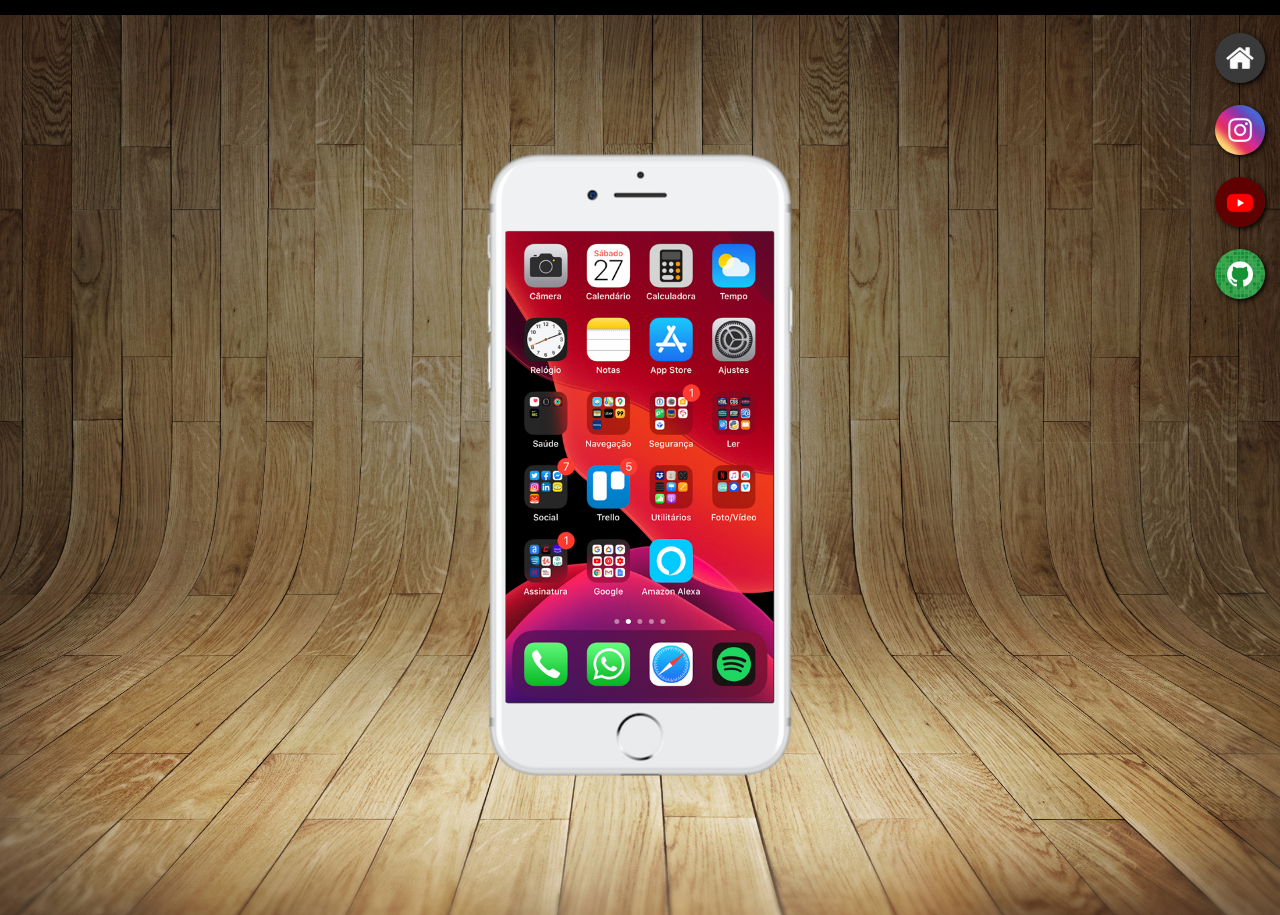
<file: index.html>
<!DOCTYPE html>
<html lang="pt-br">
<head>
    <meta charset="UTF-8">
    <meta name="viewport" content="width=device-width, initial-scale=1.0">
    <title>Minhas redes sociais</title>
    <link rel="shortcut icon" href="favicon.ico" type="image/x-icon">
    <link rel="stylesheet" href="estilos/style.css">
</head>
<body>
    <main>
        <section id="celular">
            <iframe id="tela" name="tela" src="home.html" frameborder="0"></iframe>
        </section>
        <section id="redes-sociais">
            <br><a href="home.html" target="tela"> <img src="imagens/logo-home.jpg" alt=""></a></br>
            <br><a href="instagram.html" target="tela"><img src="imagens/logo-instagram.jpg" alt=""></a></br>
            <br><a href="youtube.html" target="tela"><img src="imagens/logo-youtube.jpg" alt=""></a></br>
            <br><a href="github.html" target="tela"> <img src="imagens/logo-github.jpg" alt=""></a></br>
        </section>
    </main>
</body>
</html>
</file>
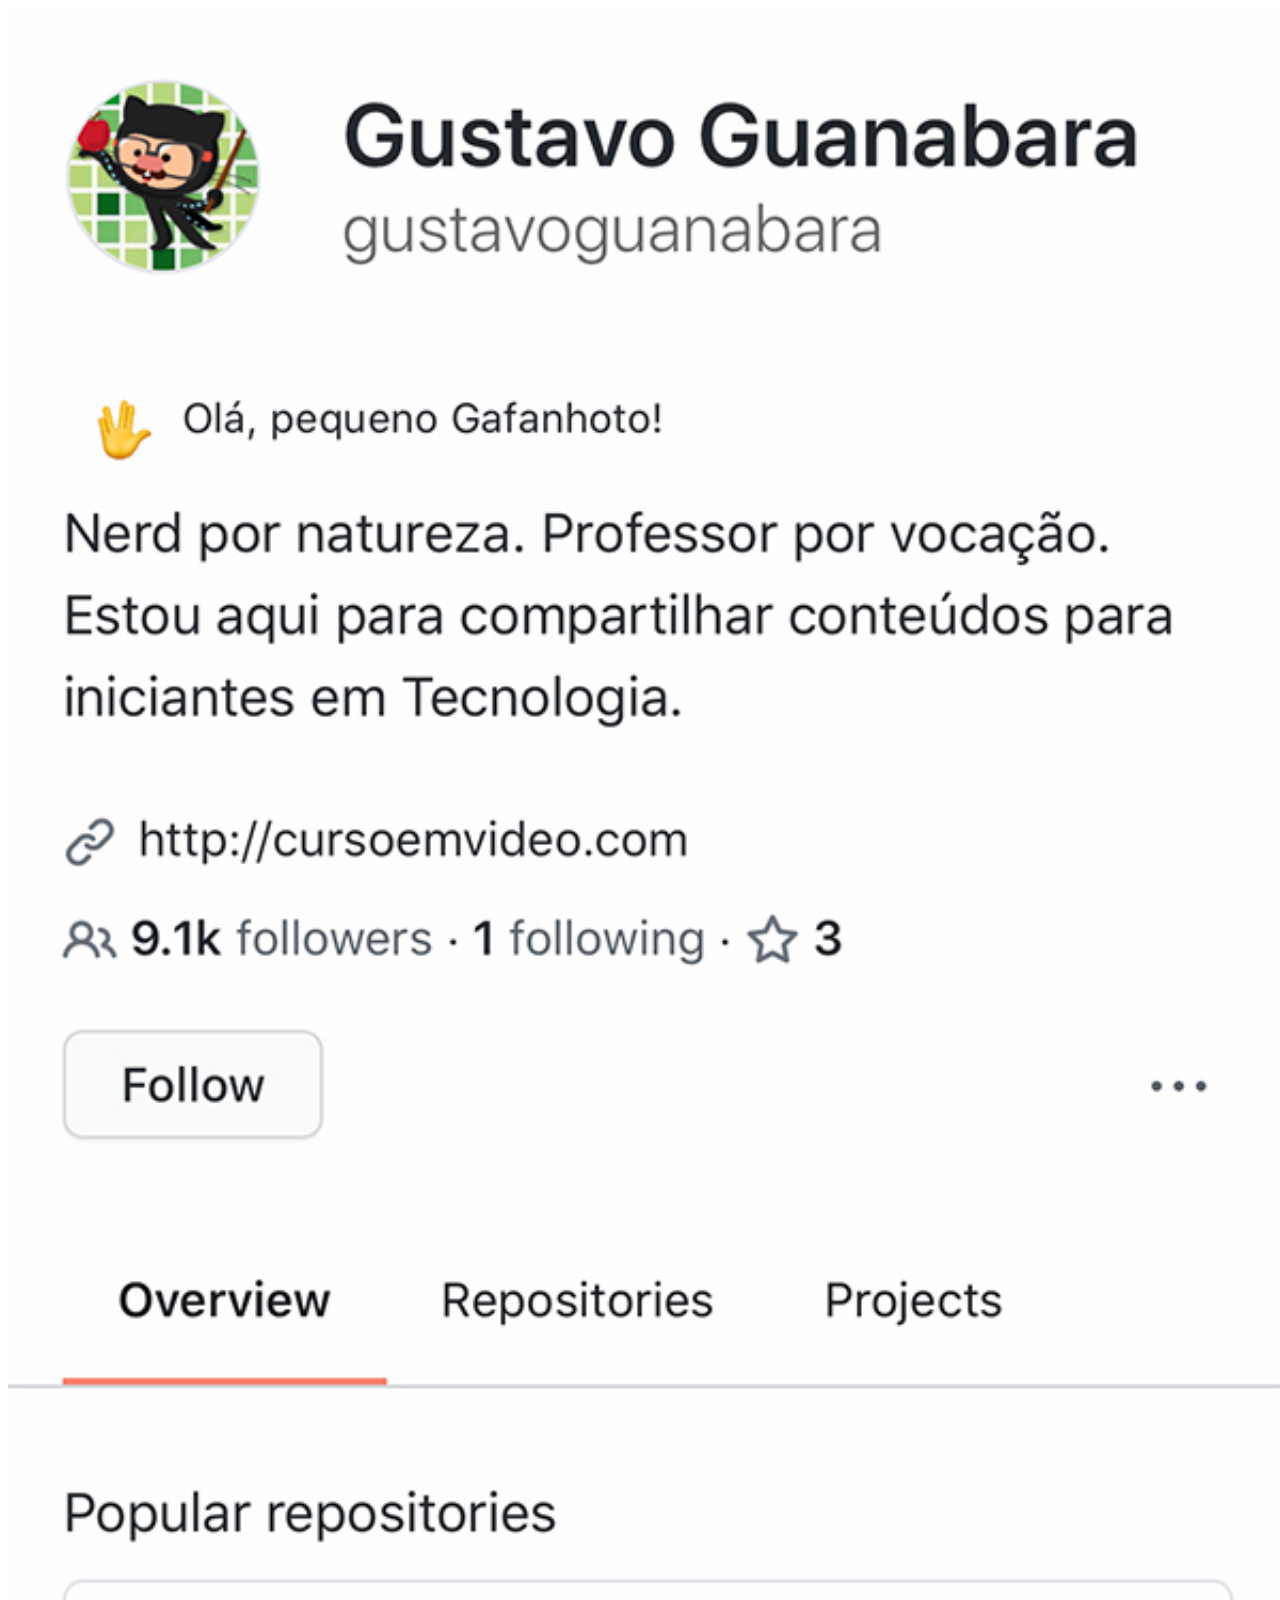
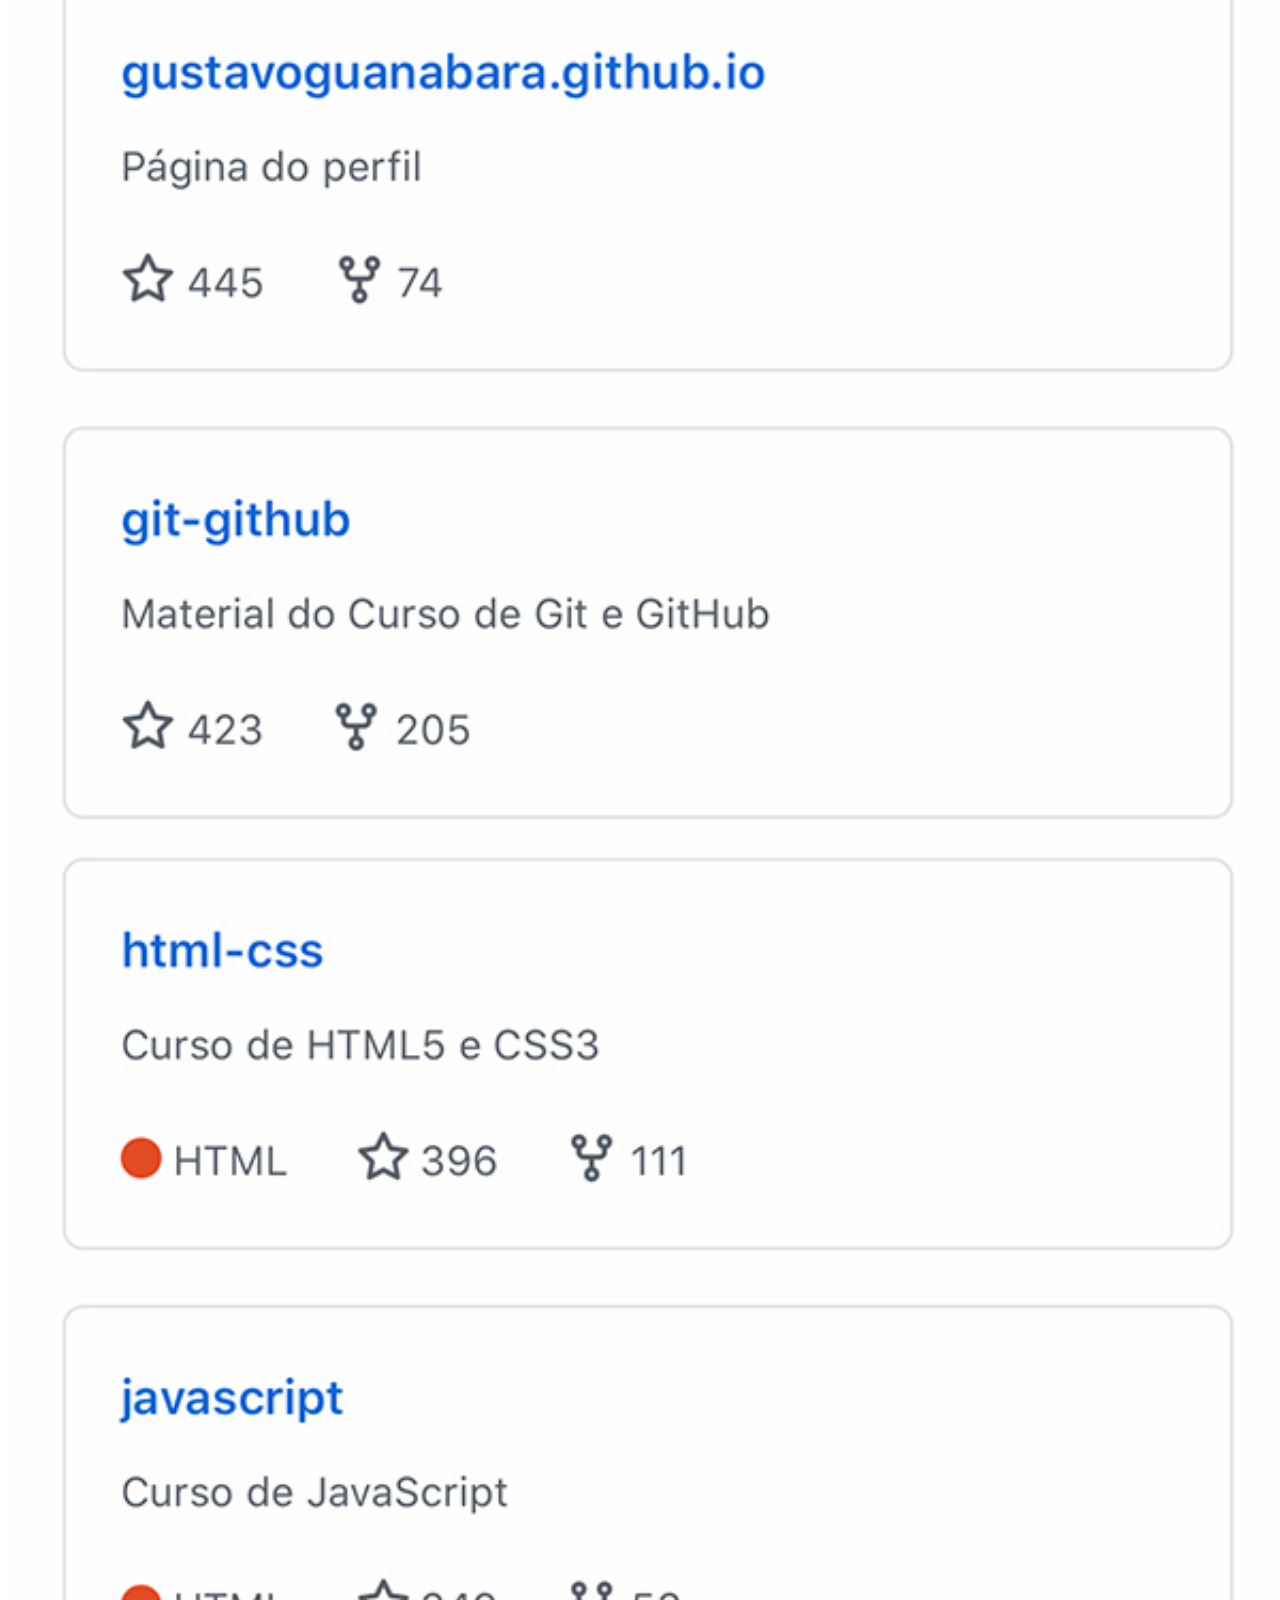
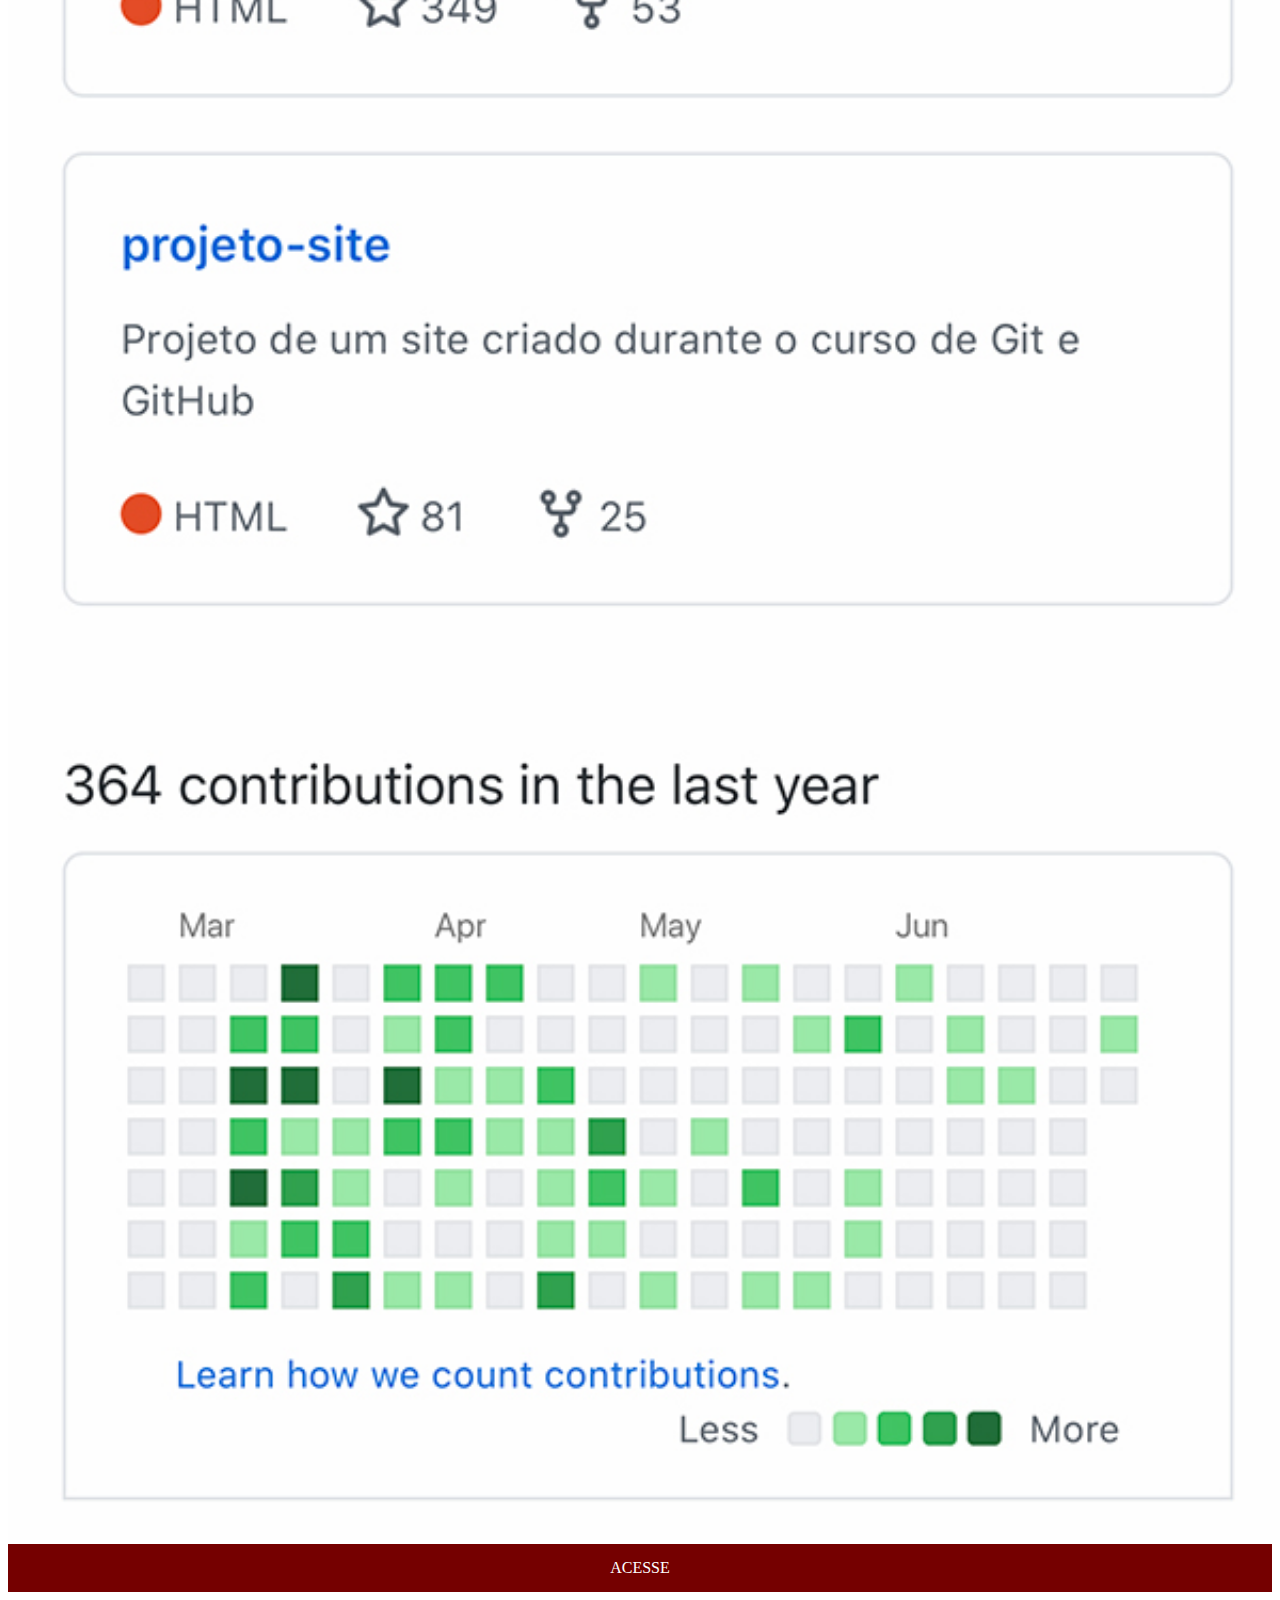
<file: github.html>
<!DOCTYPE html>
<html lang="pt-br">
<head>
    <meta charset="UTF-8">
    <meta name="viewport" content="width=device-width, initial-scale=1.0">
    <title>github</title>
    <link rel="stylesheet" href="estilos/social.css">
</head>
<body>
    <img src="imagens/tela-github.jpg" alt="">
    <a href="https://github.com/gustavoguanabara">ACESSE</a>
</body>
</html>
</file>
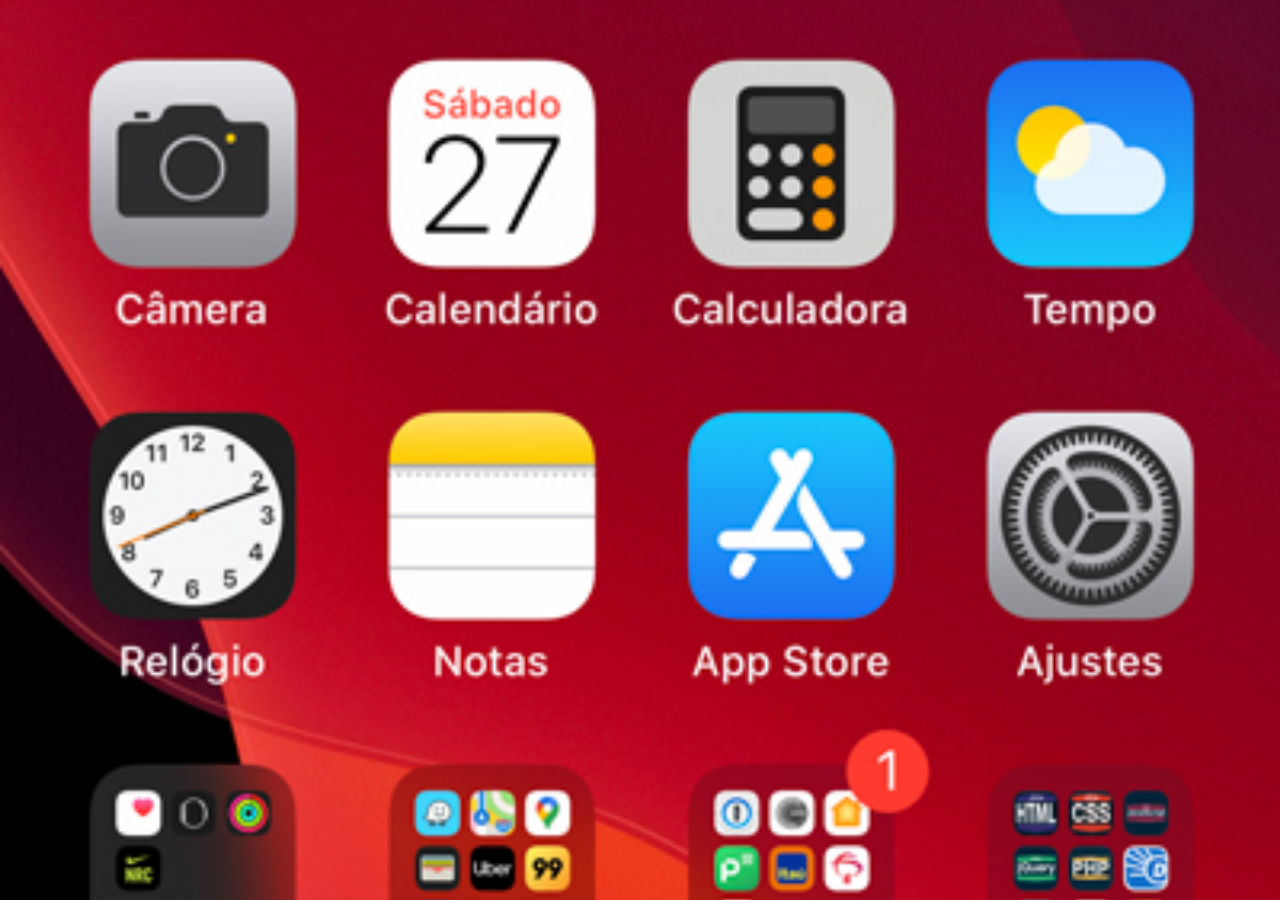
<file: home.html>
<!DOCTYPE html>
<html lang="pt-br">
<head>
    <meta charset="UTF-8">
    <meta name="viewport" content="width=device-width, initial-scale=1.0">
    <title>home</title>
    <style>
        *{
            margin: 0px;
            padding: 0px;
        }

        body{
            width: 100vw;
            height: 100vh;
            background: black url(imagens/tela-home.jpg) no-repeat  top center;
            background-size: cover;
        }
    </style>
</head>
<body>
    
</body>
</html>
</file>
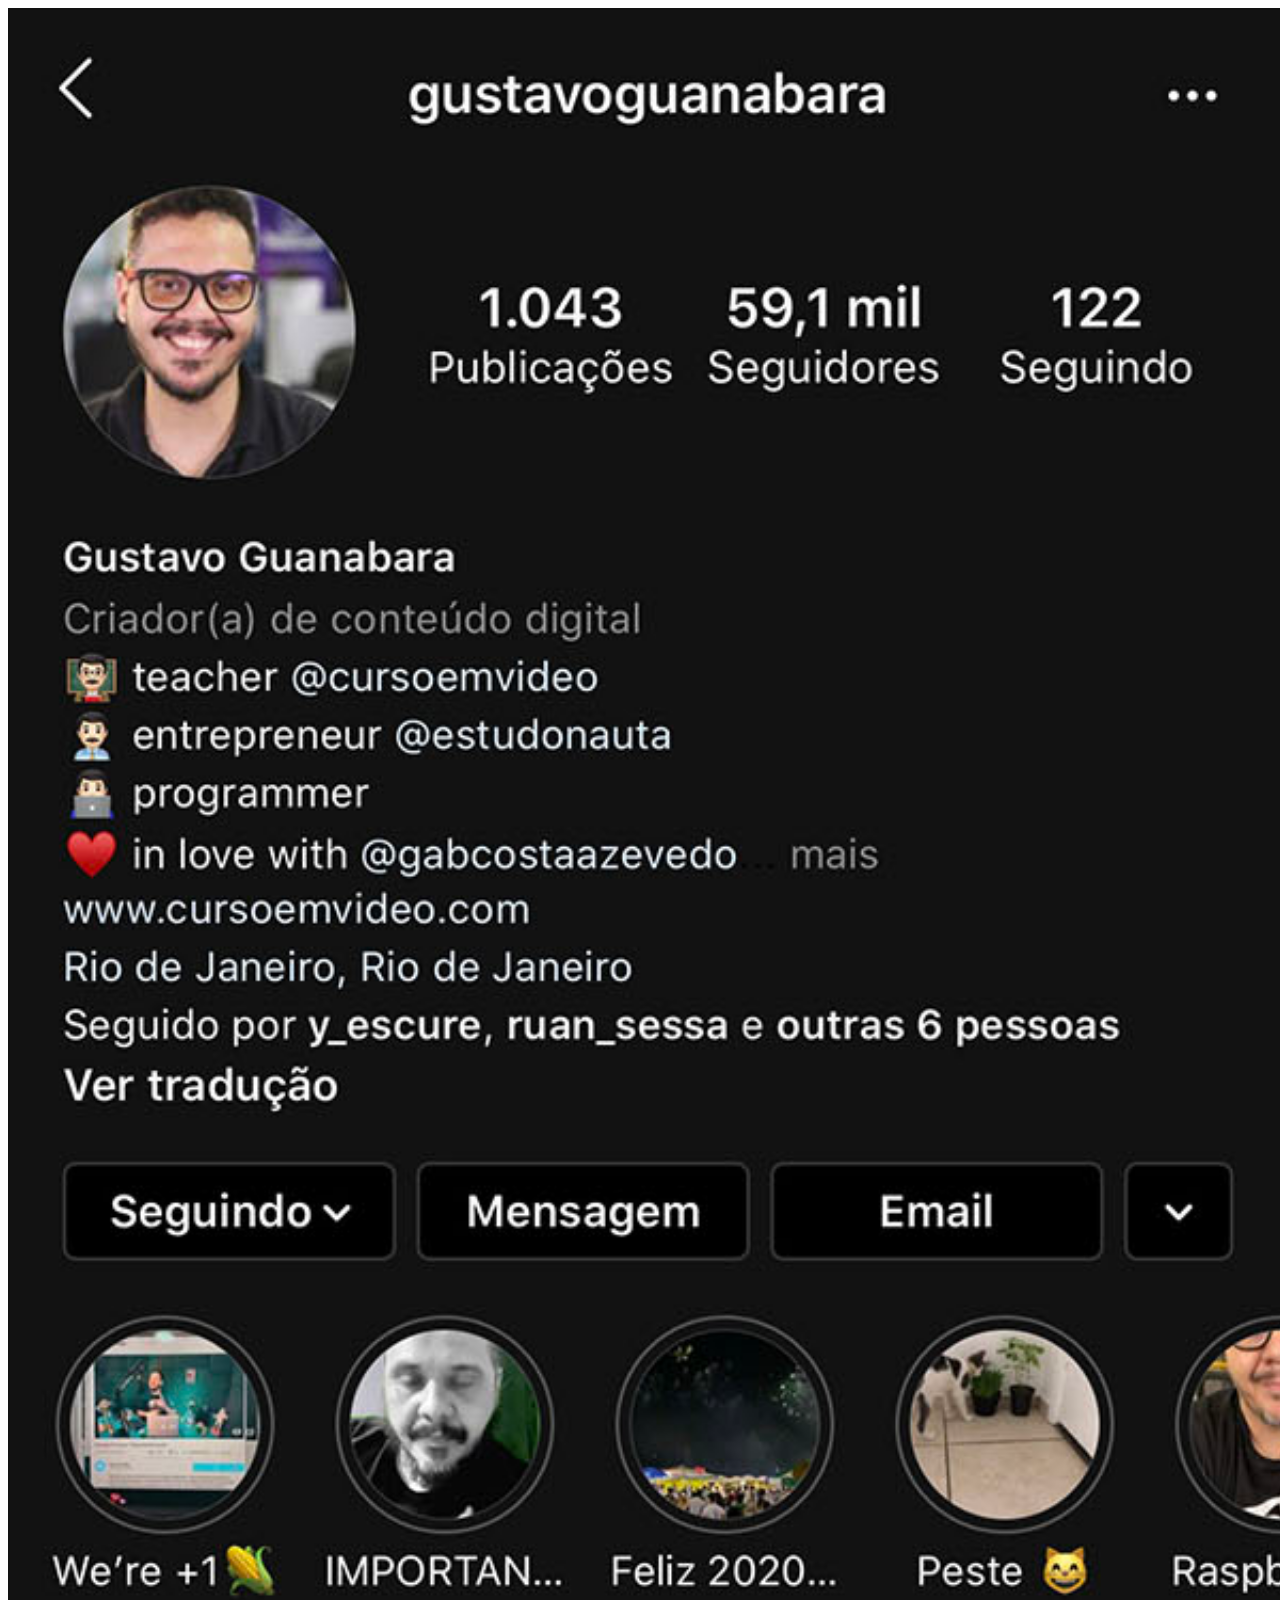
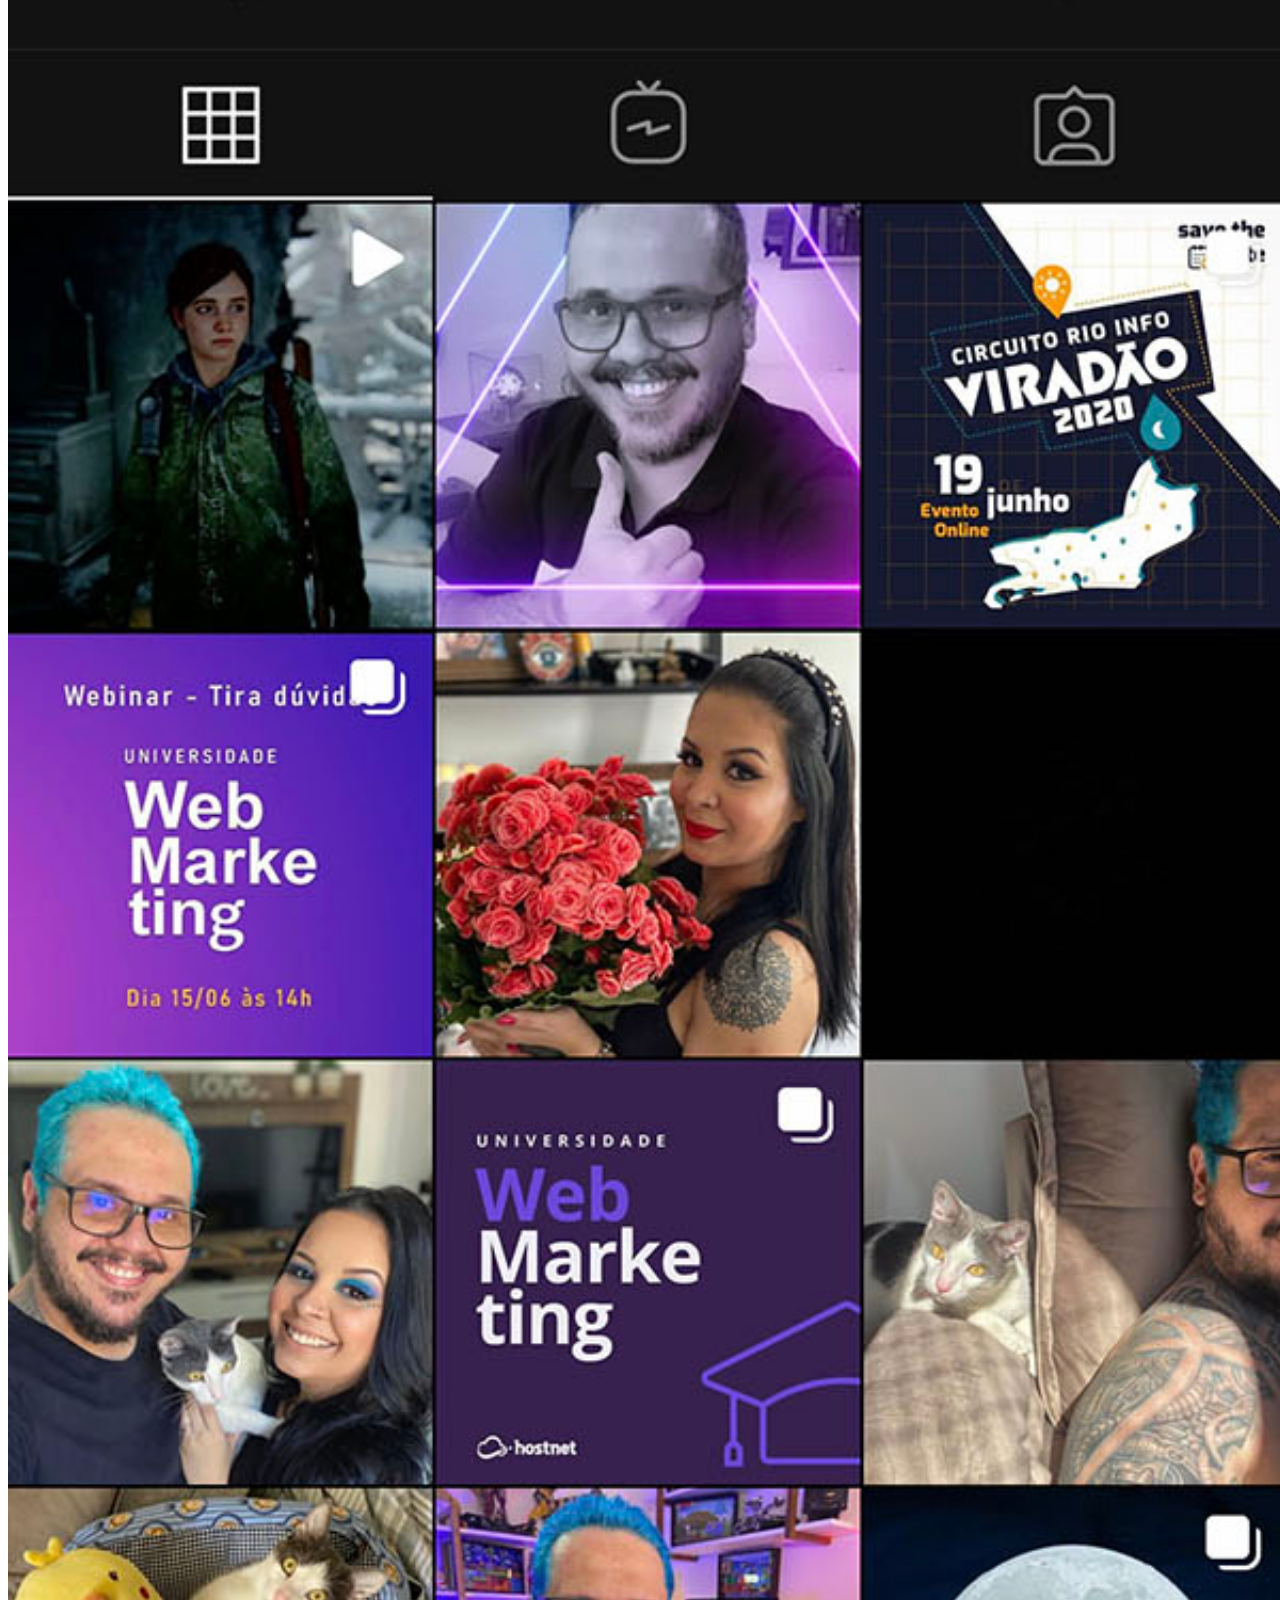
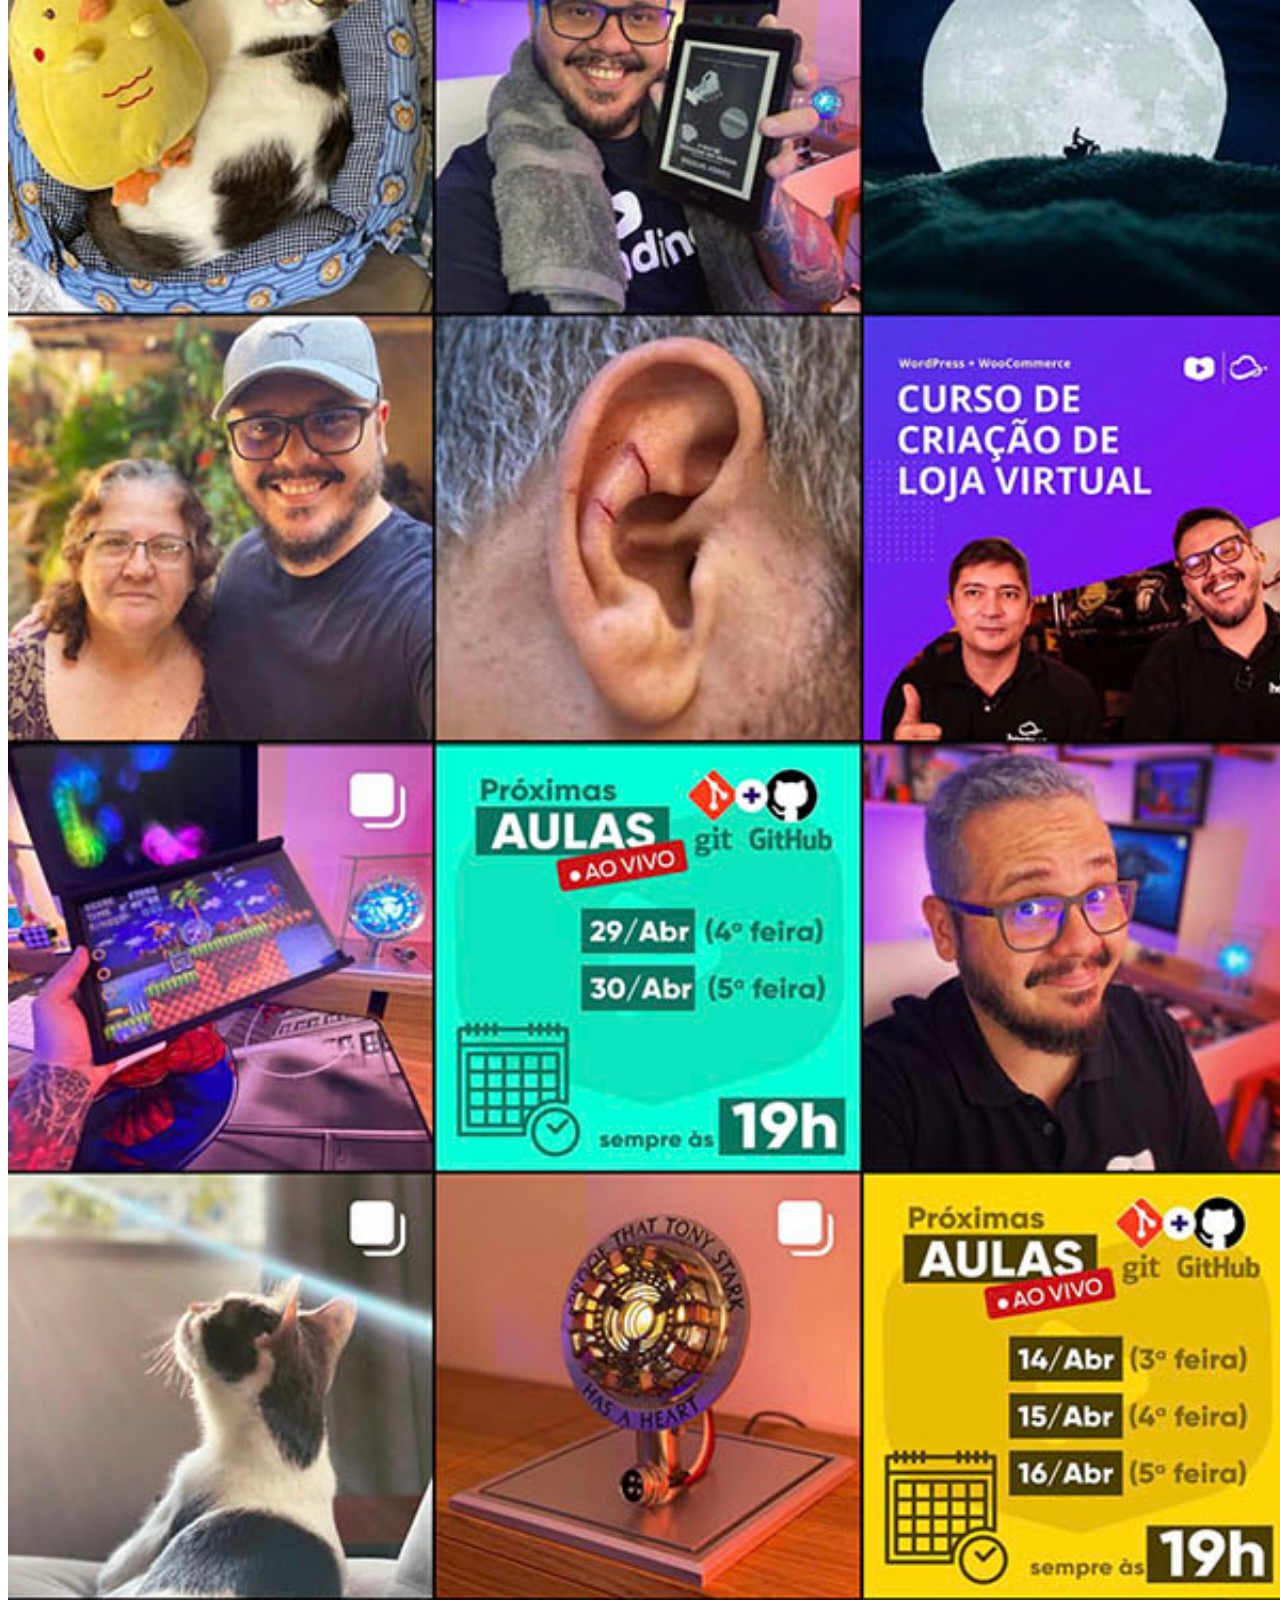
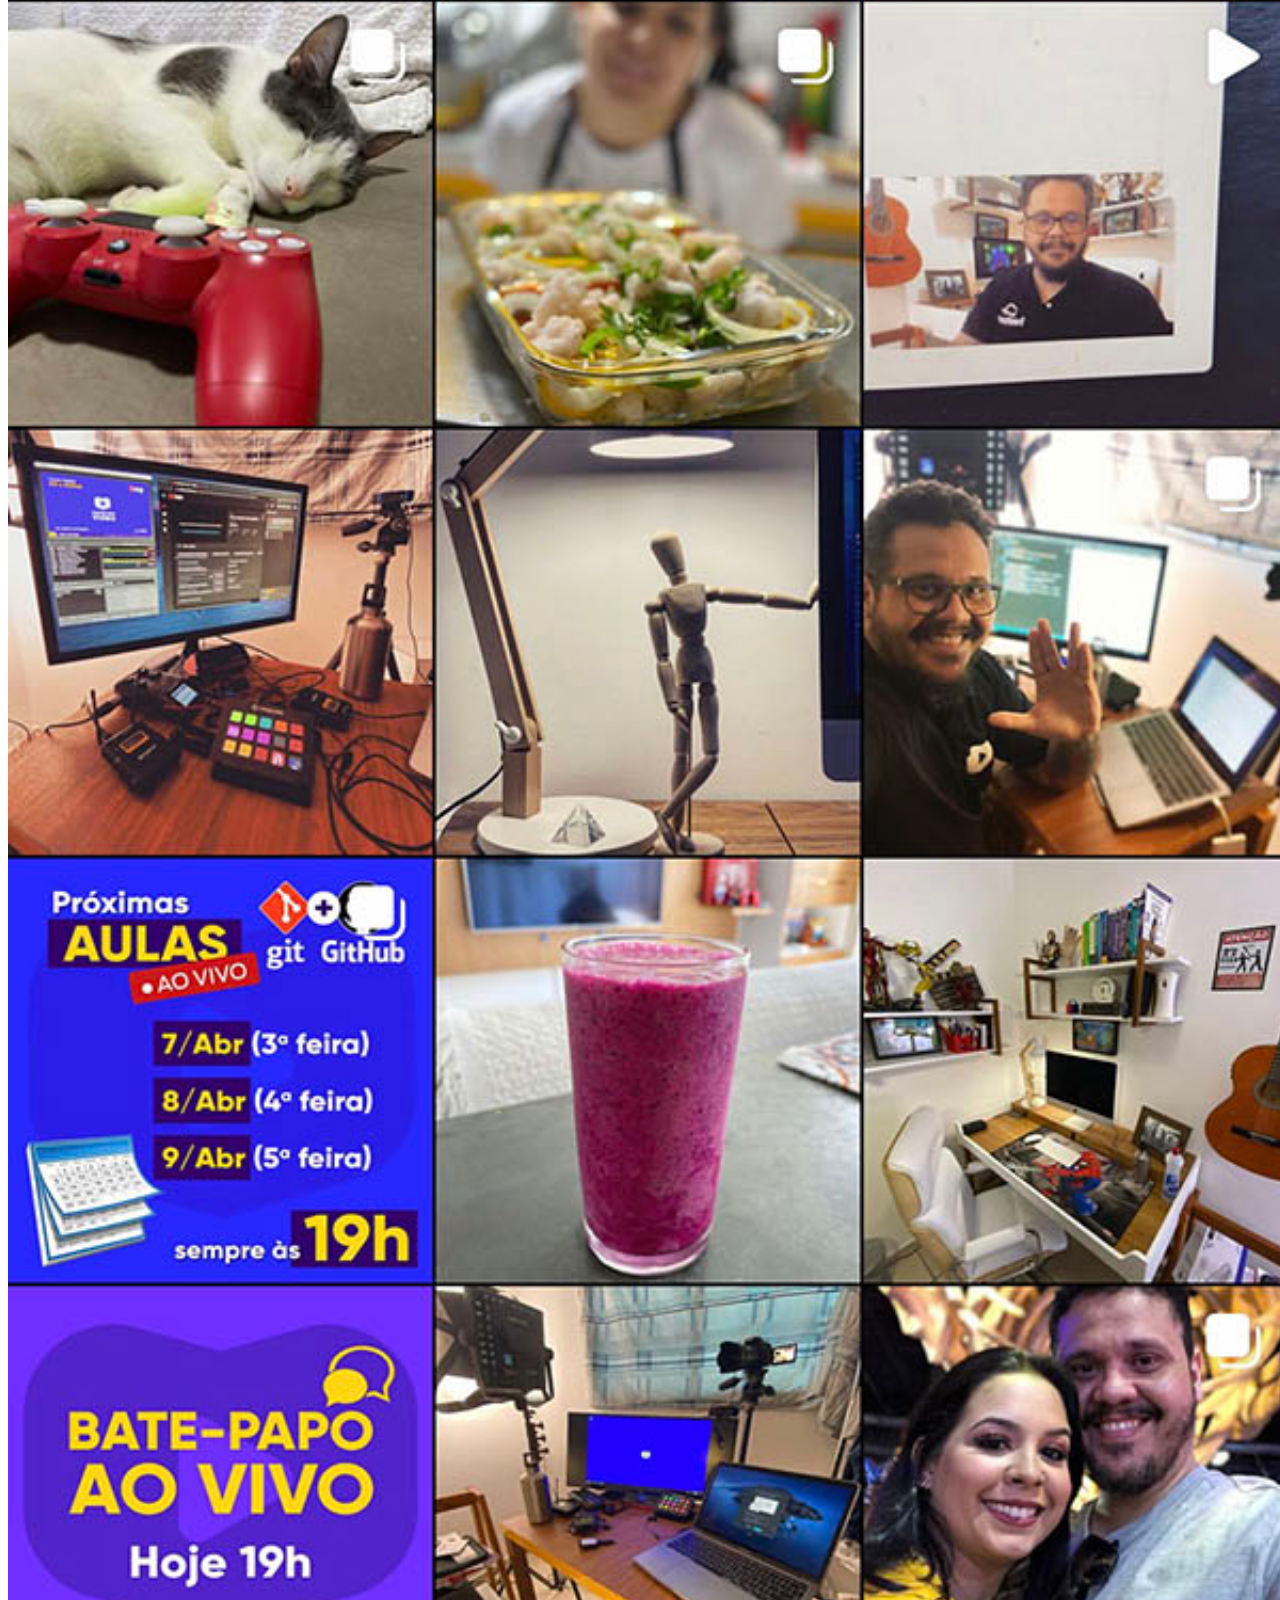
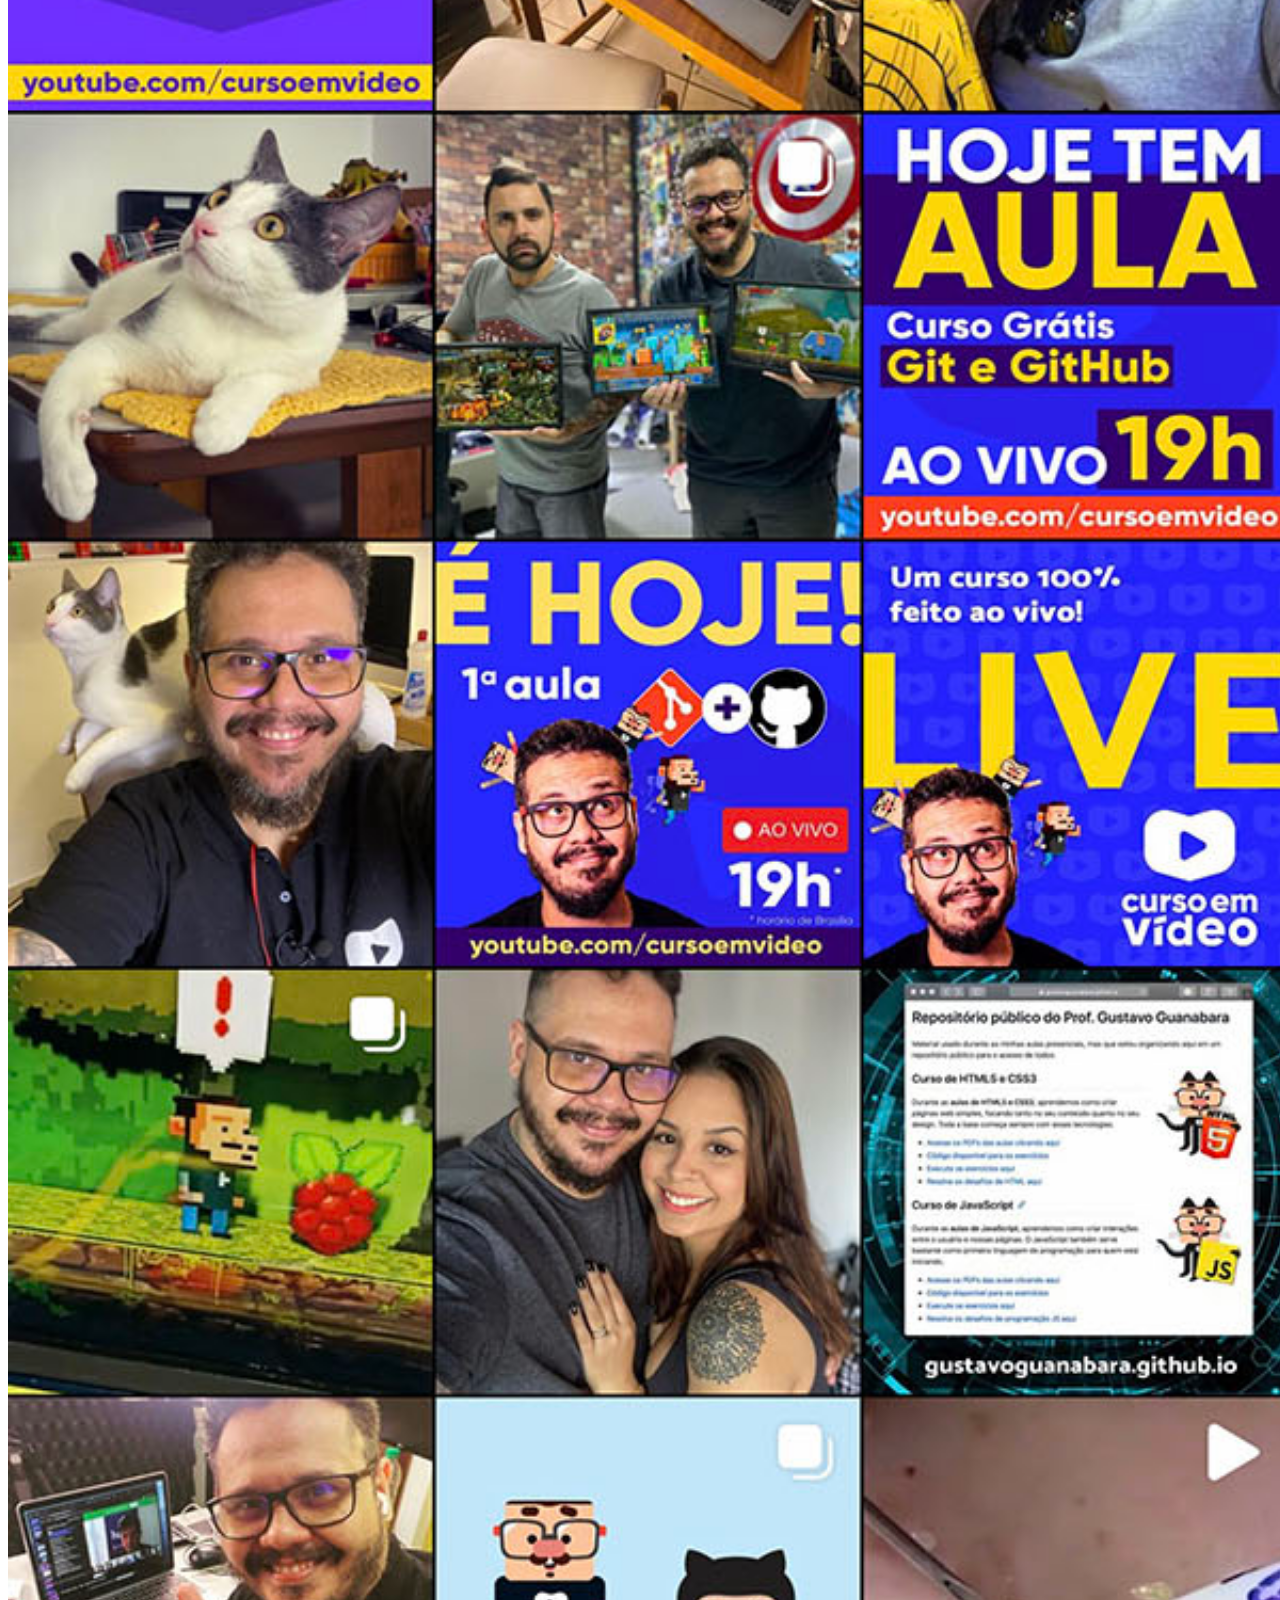
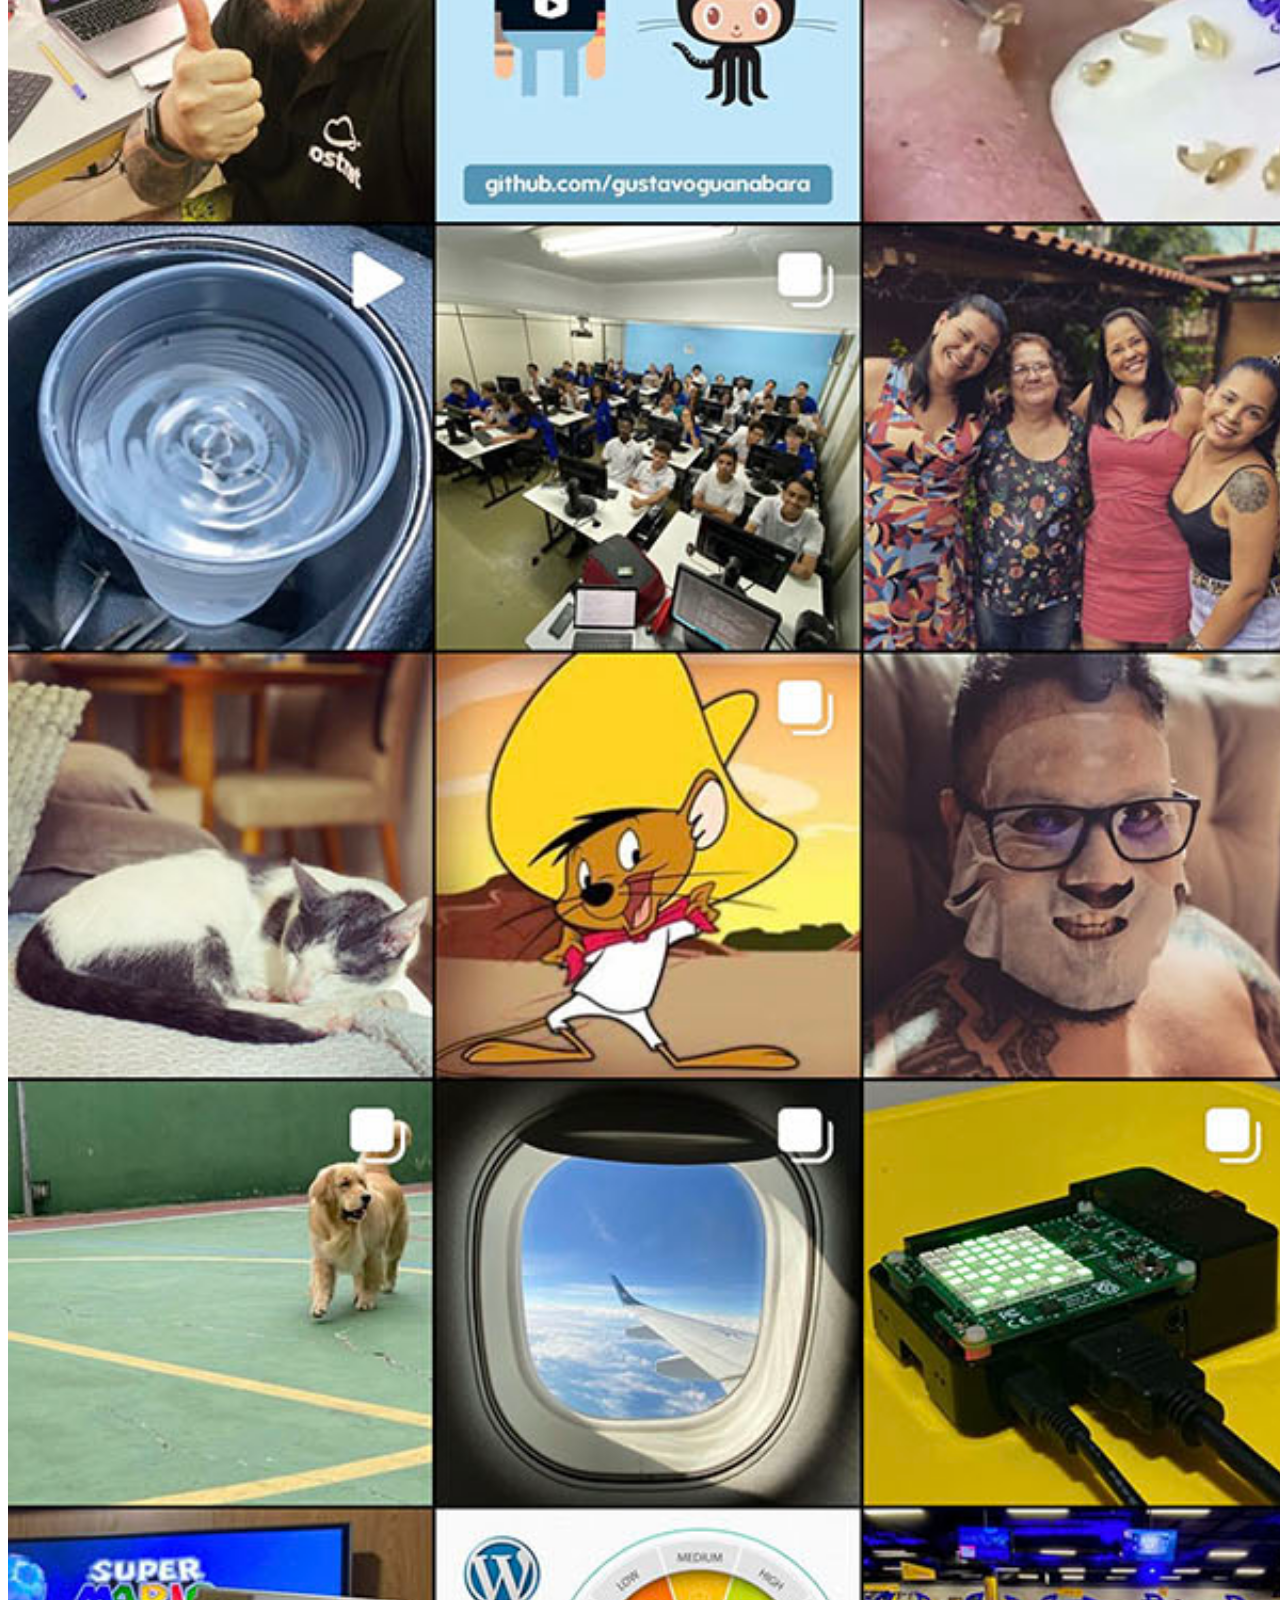
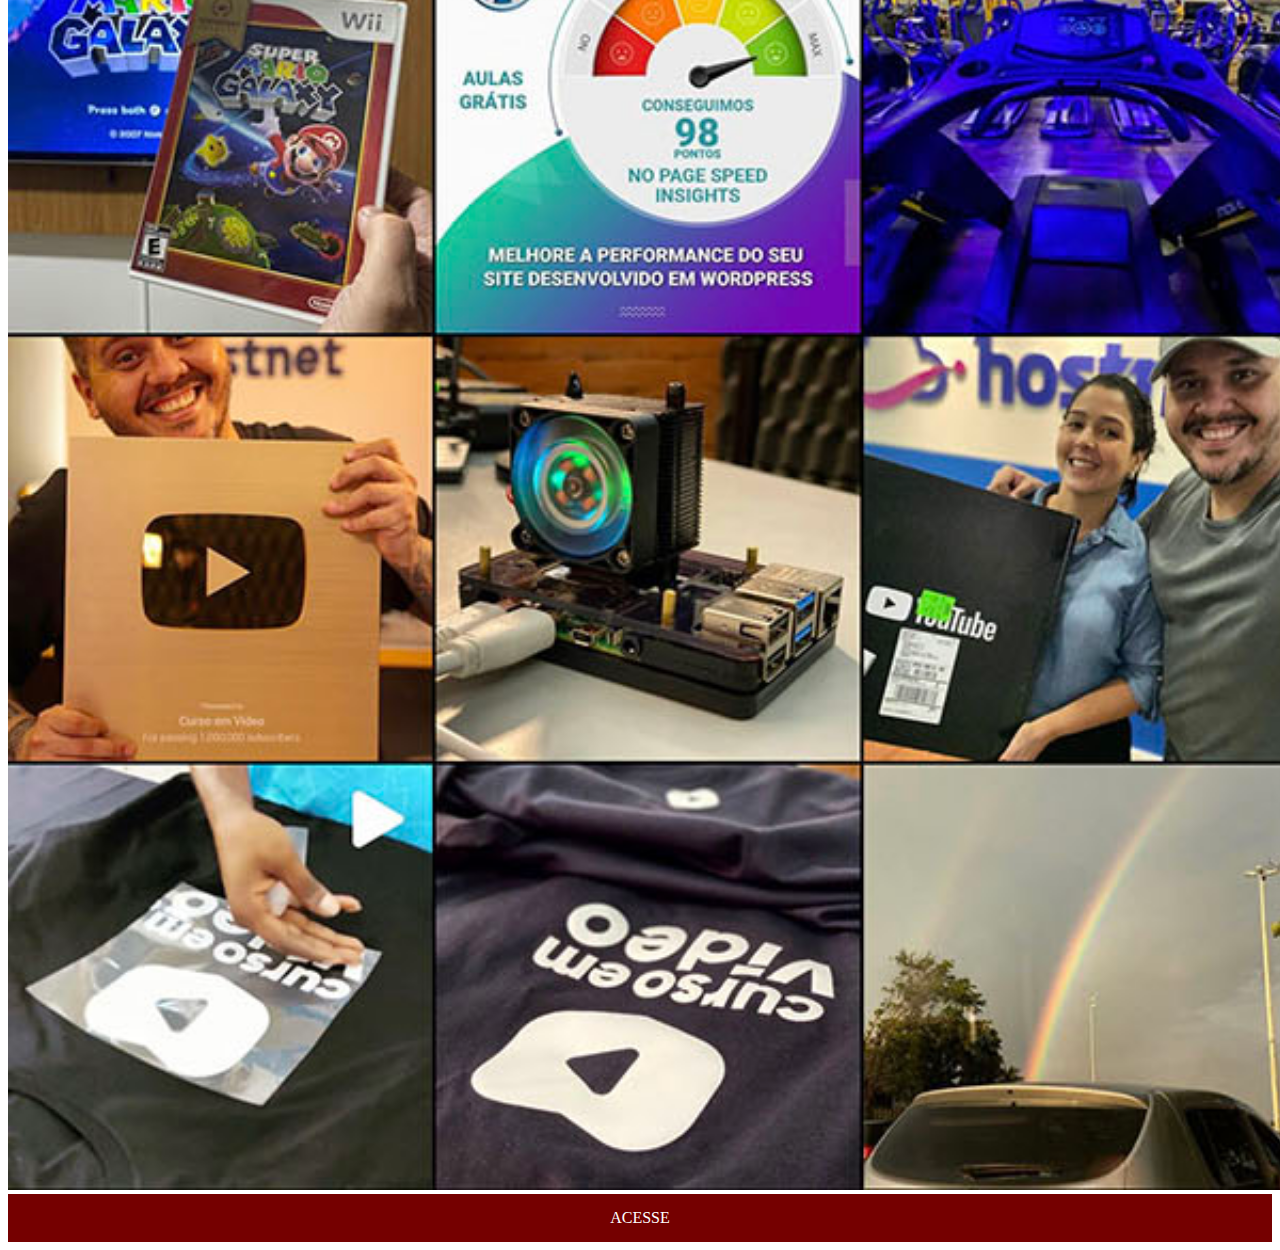
<file: instagram.html>
<!DOCTYPE html>
<html lang="pt-br">
<head>
    <meta charset="UTF-8">
    <meta name="viewport" content="width=device-width, initial-scale=1.0">
    <title>Instagram</title>
    <link rel="stylesheet" href="estilos/social.css">
</head>
<body>
    <img src="imagens/tela-instagram.jpg" alt="">
    <a href="https://www.instagram.com/cursoemvideo/" target="_blank">ACESSE</a>
</body>
</html>
</file>
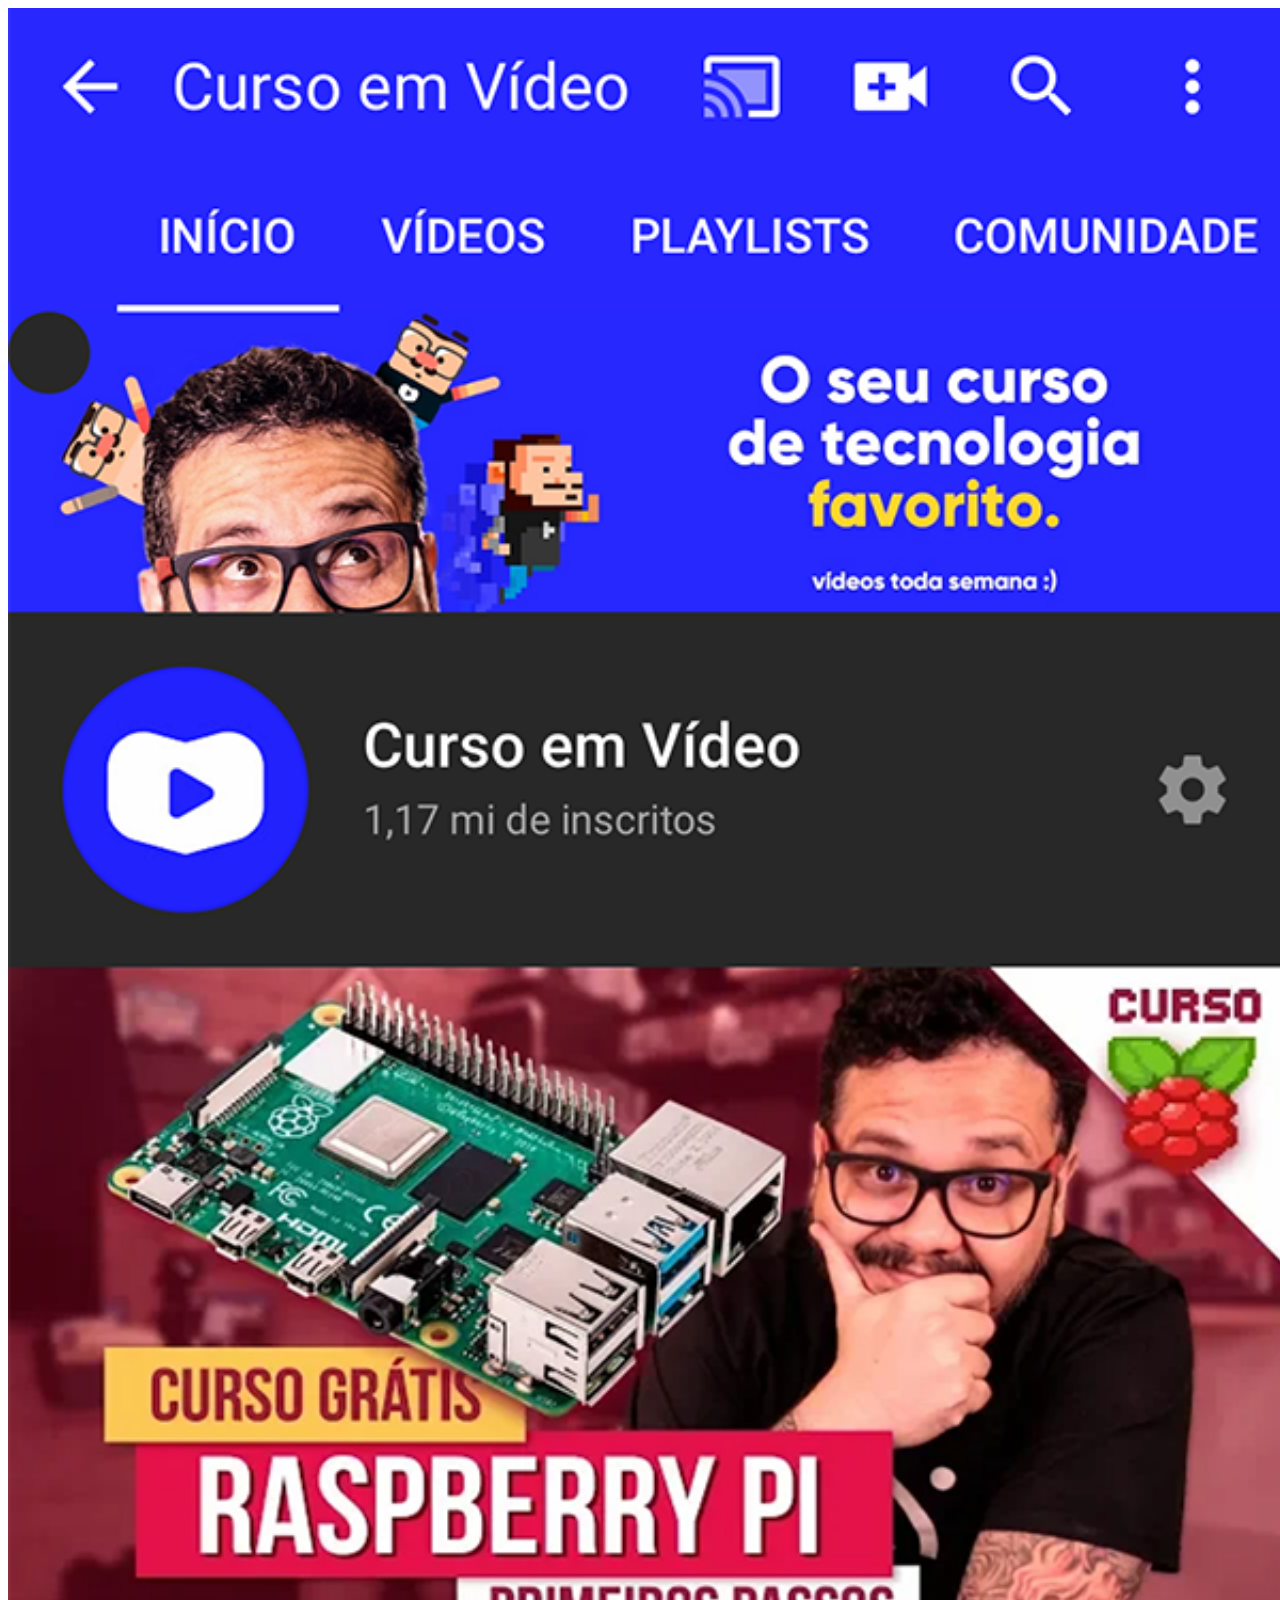
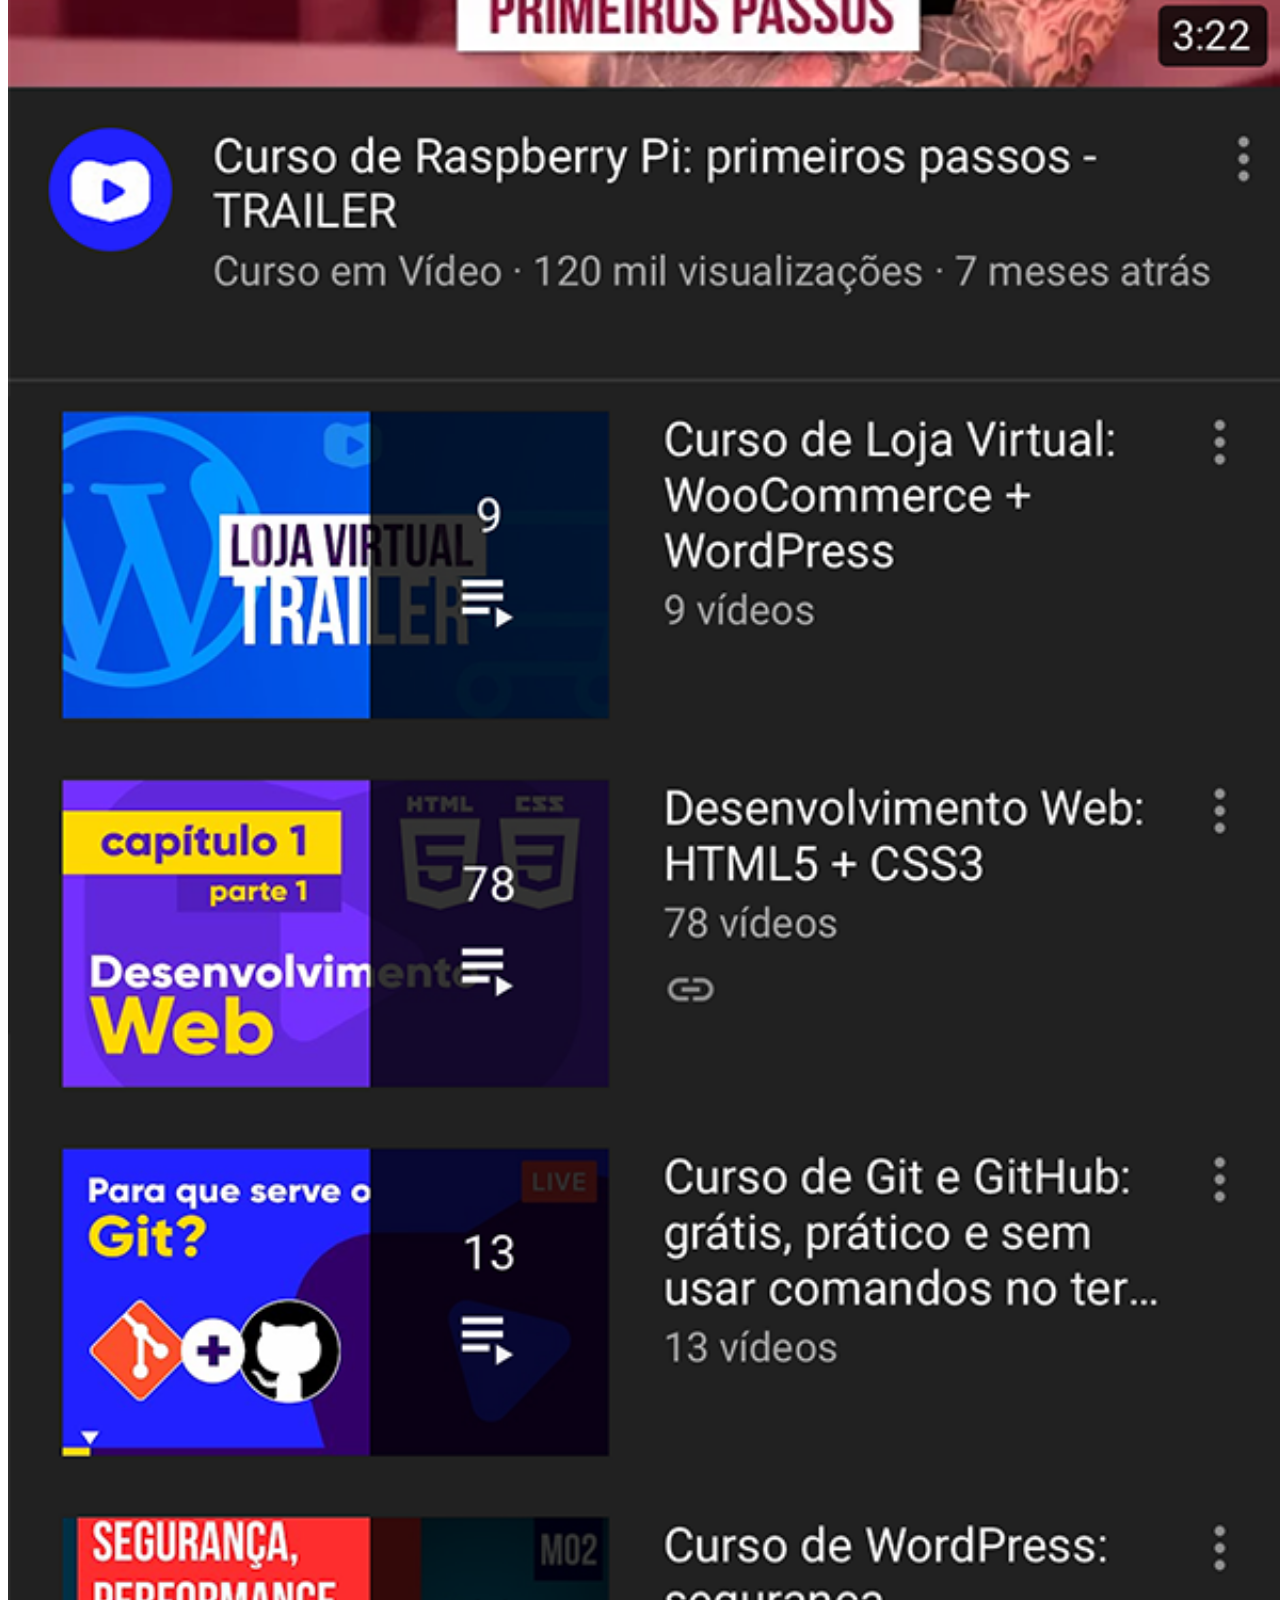
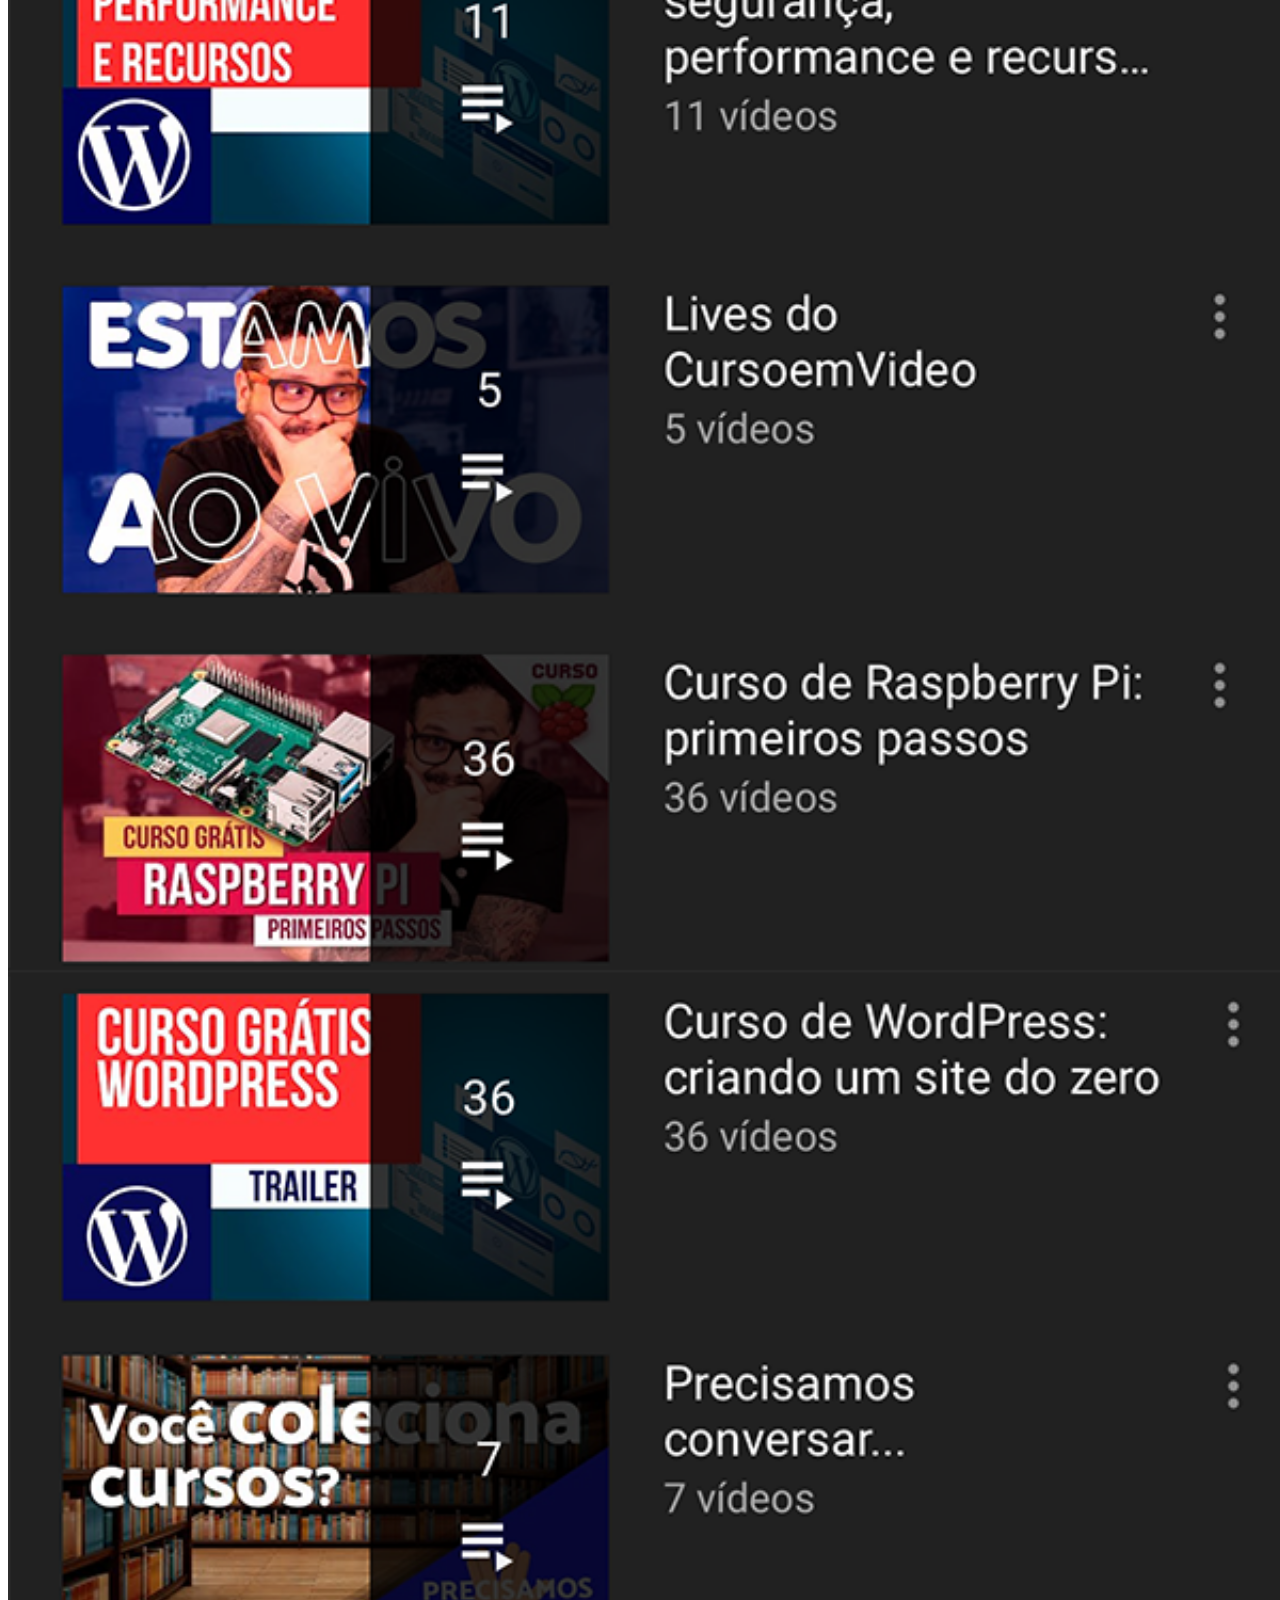
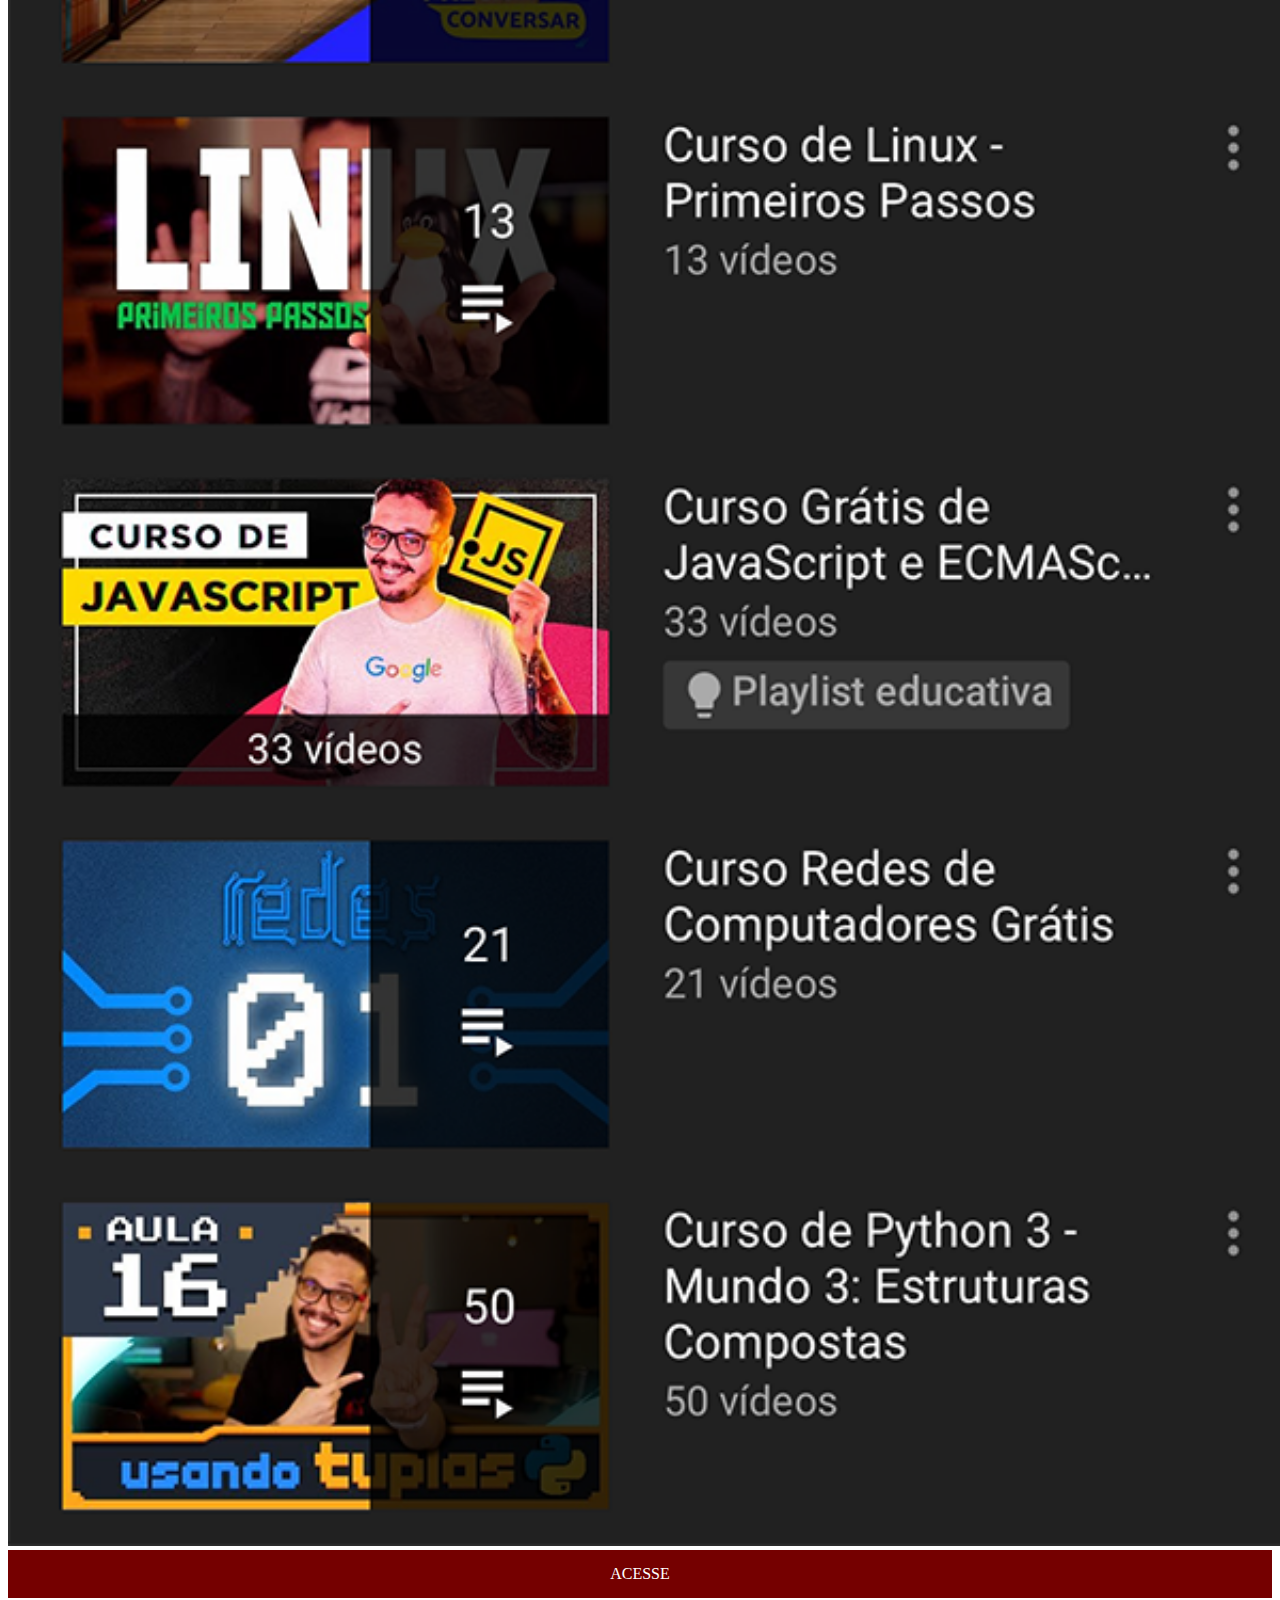
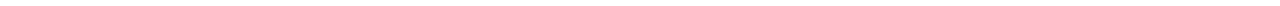
<file: youtube.html>
<!DOCTYPE html>
<html lang="pt-br">
<head>
    <meta charset="UTF-8">
    <meta name="viewport" content="width=device-width, initial-scale=1.0">
    <title>youtube</title>
    <link rel="stylesheet" href="estilos/social.css">
</head>
<body>
    <img src="imagens/tela-youtube.png" alt="">
    <a href="https://www.youtube.com/c/CursoemV%C3%ADdeo" target="_blank">ACESSE</a>
</body>
</html>
</file>
<file: estilos/style.css>
@charset "UTF-8";

* {
    margin: 0px;
    padding: 0px;
}

html, body{
    width: 100vw;
    height: 100hv;
    background-color: black;
}

body{
    background-image: url(../imagens/fundo-madeira.jpg);
    background-repeat: no-repeat;
    background-position: top center;
    background-size: cover;
    background-attachment: fixed;
}
main{
    position: relative;
    height: 100vh;
   
}

section#celular {
    position: absolute;
    top: 50%;
    left: 50%;
    transform: translate(-50%, -50%);
    width: 311px;
    height: 627px;
   
    background-image: url(../imagens/frame-iphone.png);
    background-repeat: no-repeat;
}

iframe#tela{
    padding-top: 80px;
    padding-left: 21px;
    height: 471px;
    width: 268px;
}

#redes-sociais{
    text-align: right;
    margin: 15px;
}
section#redes-sociais >a> img{
    width: 50px;
    border-radius: 50%;
    box-sizing: border-box;
    box-shadow: 2px 2px 5px rgba(0, 0, 0, 0.929);
    
}

#redes-sociais img:hover{
    border: 1px solid rgba(255, 255, 255, 0.651);
    transform: translate(-4px , -2px);
    box-shadow: 5px 4px 8px rgba(0, 0, 0, 0.929);
    
    
}
</file>
<file: estilos/social.css>
@charset "UTF-8"

*{
    margin: 0px;
    padding: 0px;
    font-family: Arial, Helvetica, sans-serif;
   
}

::-webkit-scrollbar {
    width: 0px;
    height: 0px;
}
img{
    width: 100vw;
}
a{
    display: block;
    color: white;
    text-decoration: none;
    background-color: rgb(117, 0, 0);
    text-align: center;
    padding: 15px;
    font-size: bolder;
}

a:hover{
    background-color: red;
}
</file>
